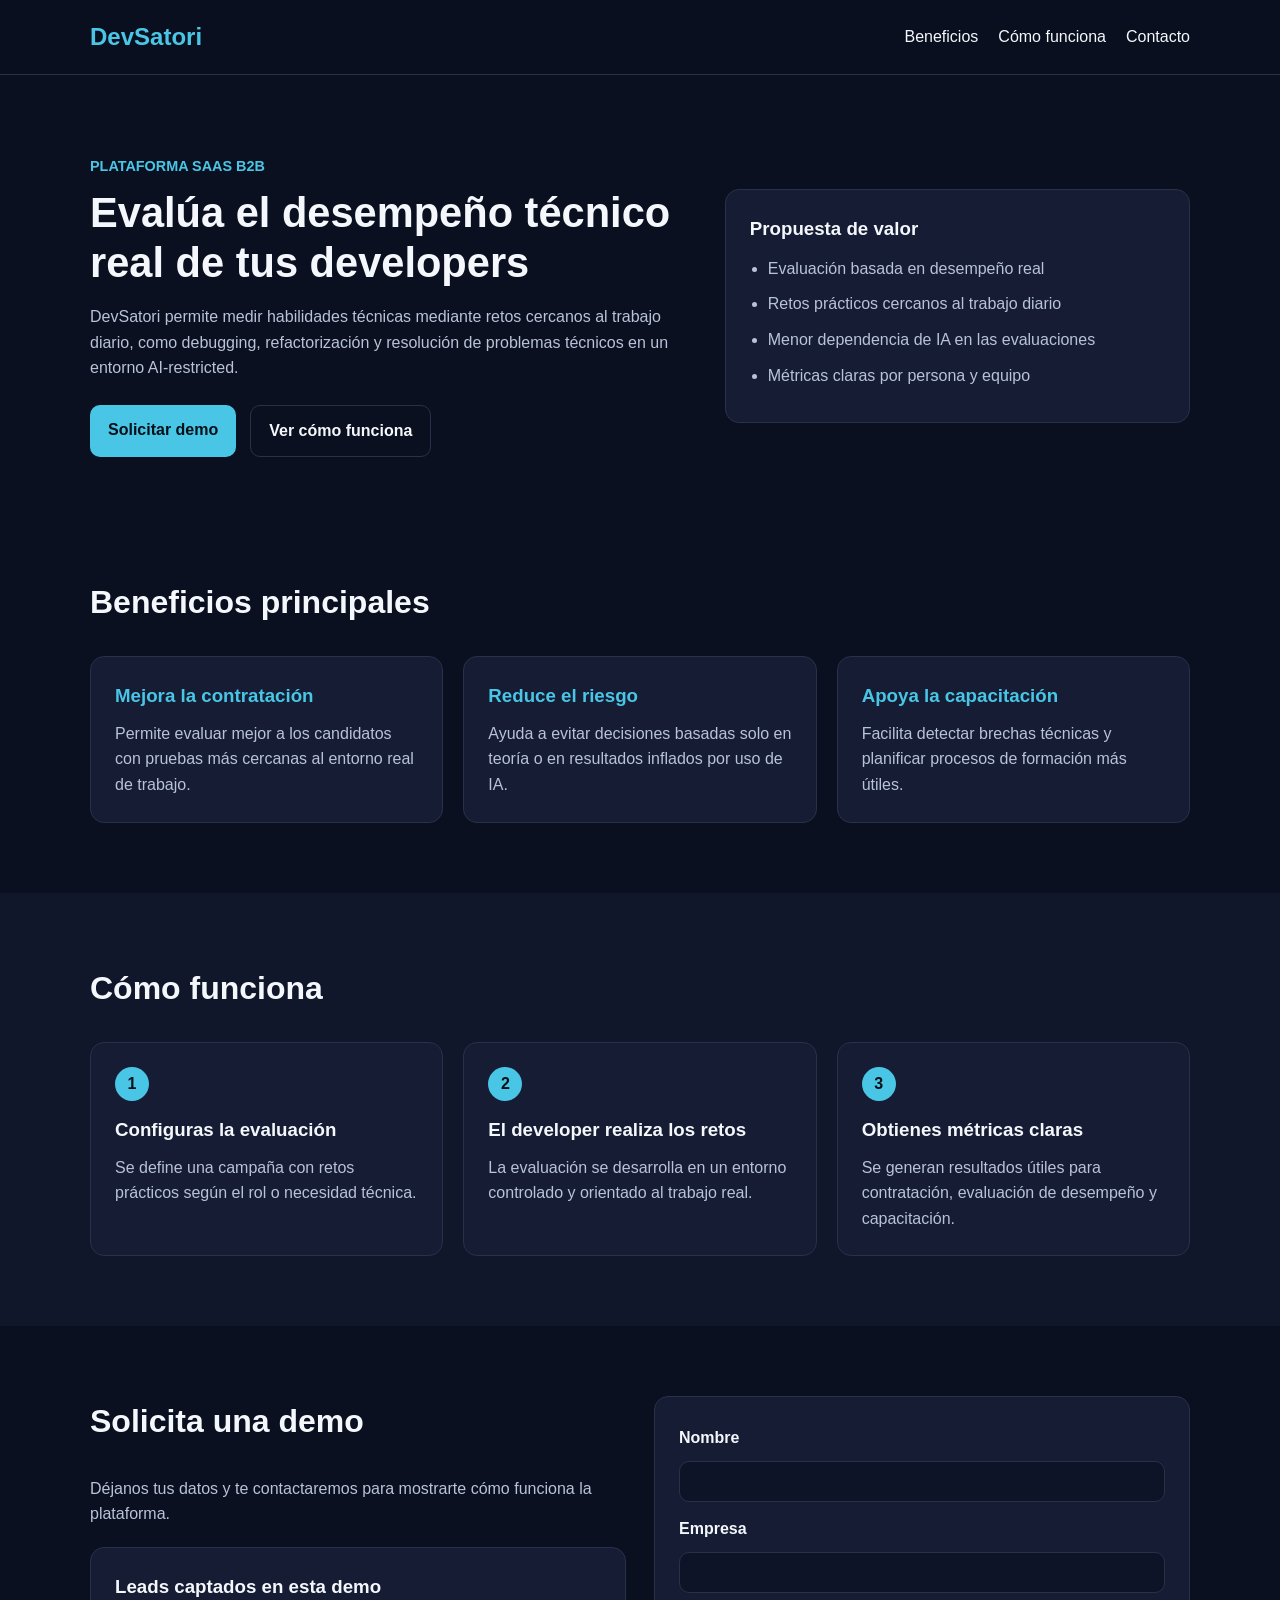
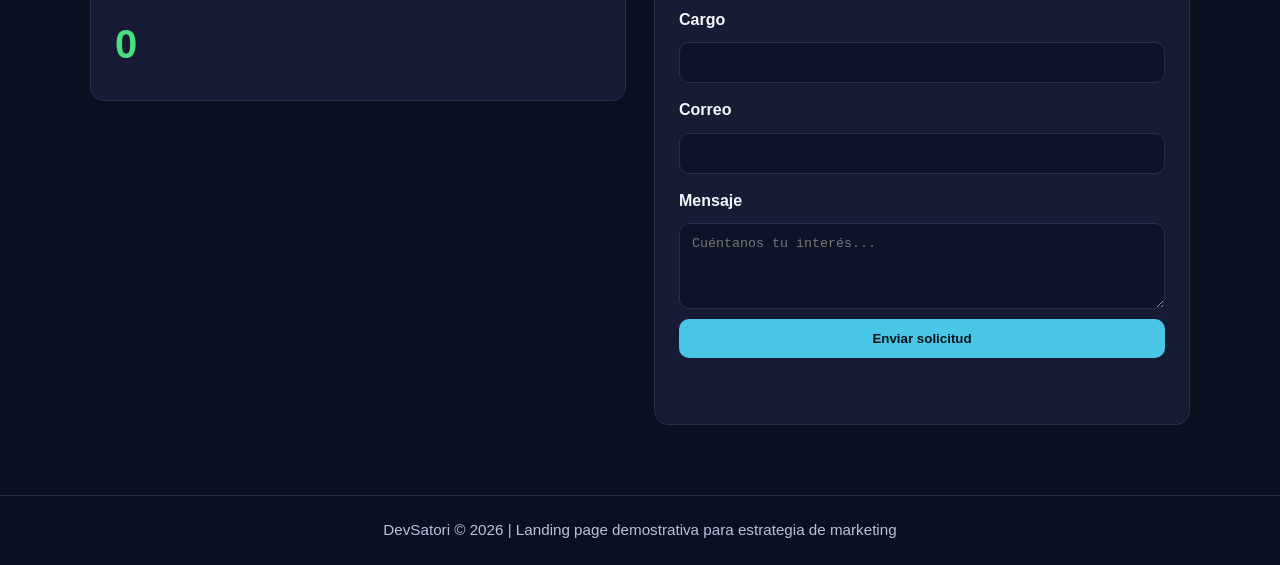
<file: index.html>
<!DOCTYPE html>
<html lang="es">

<head>
    <meta charset="UTF-8" />
    <meta name="viewport" content="width=device-width, initial-scale=1.0" />

    <meta name="google-site-verification" content="google9a34f52854709c5a" />
    <!-- SEO básico -->
    <title>Evaluación técnica real para developers | DevSatori</title>
    <meta name="description"
        content="DevSatori es una plataforma para evaluar el desempeño técnico real de desarrolladores mediante retos prácticos como debugging y refactorización en un entorno AI-restricted." />
    <meta name="keywords"
        content="evaluación técnica developers, desempeño técnico real, plataforma para developers, pruebas técnicas, reclutamiento tech" />
    <meta name="author" content="Richard Parra" />

    <!-- Open Graph básico -->
    <meta property="og:title" content="DevSatori - Evaluación técnica real para developers" />
    <meta property="og:description"
        content="Plataforma orientada a medir habilidades técnicas reales mediante retos cercanos al trabajo diario." />
    <meta property="og:type" content="website" />

    <link rel="stylesheet" href="style.css" />
</head>

<body>

    <header class="header">
        <div class="container nav">
            <h1 class="logo">DevSatori</h1>
            <nav>
                <a href="#beneficios">Beneficios</a>
                <a href="#funciona">Cómo funciona</a>
                <a href="#contacto">Contacto</a>
            </nav>
        </div>
    </header>

    <main>
        <!-- HERO -->
        <section class="hero">
            <div class="container hero-content">
                <div class="hero-text">
                    <p class="eyebrow">Plataforma SaaS B2B</p>
                    <h2>Evalúa el desempeño técnico real de tus developers</h2>
                    <p class="hero-description">
                        DevSatori permite medir habilidades técnicas mediante retos cercanos al trabajo diario,
                        como debugging, refactorización y resolución de problemas técnicos en un entorno AI-restricted.
                    </p>
                    <div class="hero-buttons">
                        <a href="#contacto" class="btn btn-primary">Solicitar demo</a>
                        <a href="#funciona" class="btn btn-secondary">Ver cómo funciona</a>
                    </div>
                </div>

                <div class="hero-card">
                    <h3>Propuesta de valor</h3>
                    <ul>
                        <li>Evaluación basada en desempeño real</li>
                        <li>Retos prácticos cercanos al trabajo diario</li>
                        <li>Menor dependencia de IA en las evaluaciones</li>
                        <li>Métricas claras por persona y equipo</li>
                    </ul>
                </div>
            </div>
        </section>

        <!-- BENEFICIOS -->
        <section id="beneficios" class="section">
            <div class="container">
                <h2 class="section-title">Beneficios principales</h2>
                <div class="cards">
                    <article class="card">
                        <h3>Mejora la contratación</h3>
                        <p>Permite evaluar mejor a los candidatos con pruebas más cercanas al entorno real de trabajo.
                        </p>
                    </article>
                    <article class="card">
                        <h3>Reduce el riesgo</h3>
                        <p>Ayuda a evitar decisiones basadas solo en teoría o en resultados inflados por uso de IA.</p>
                    </article>
                    <article class="card">
                        <h3>Apoya la capacitación</h3>
                        <p>Facilita detectar brechas técnicas y planificar procesos de formación más útiles.</p>
                    </article>
                </div>
            </div>
        </section>

        <!-- CÓMO FUNCIONA -->
        <section id="funciona" class="section section-alt">
            <div class="container">
                <h2 class="section-title">Cómo funciona</h2>
                <div class="steps">
                    <div class="step">
                        <span>1</span>
                        <h3>Configuras la evaluación</h3>
                        <p>Se define una campaña con retos prácticos según el rol o necesidad técnica.</p>
                    </div>
                    <div class="step">
                        <span>2</span>
                        <h3>El developer realiza los retos</h3>
                        <p>La evaluación se desarrolla en un entorno controlado y orientado al trabajo real.</p>
                    </div>
                    <div class="step">
                        <span>3</span>
                        <h3>Obtienes métricas claras</h3>
                        <p>Se generan resultados útiles para contratación, evaluación de desempeño y capacitación.</p>
                    </div>
                </div>
            </div>
        </section>

        <!-- FORMULARIO -->
        <section id="contacto" class="section">
            <div class="container contact-grid">
                <div>
                    <h2 class="section-title">Solicita una demo</h2>
                    <p class="contact-text">
                        Déjanos tus datos y te contactaremos para mostrarte cómo funciona la plataforma.
                    </p>

                    <div class="metric-box">
                        <h3>Leads captados en esta demo</h3>
                        <p id="leadCount">0</p>
                    </div>
                </div>

                <form id="leadForm" class="contact-form">
                    <label for="nombre">Nombre</label>
                    <input type="text" id="nombre" name="nombre" required />

                    <label for="empresa">Empresa</label>
                    <input type="text" id="empresa" name="empresa" required />

                    <label for="cargo">Cargo</label>
                    <input type="text" id="cargo" name="cargo" required />

                    <label for="correo">Correo</label>
                    <input type="email" id="correo" name="correo" required />

                    <label for="mensaje">Mensaje</label>
                    <textarea id="mensaje" name="mensaje" rows="4" placeholder="Cuéntanos tu interés..."></textarea>

                    <button type="submit" class="btn btn-primary full-width">Enviar solicitud</button>
                    <p id="formMessage" class="form-message"></p>
                </form>
            </div>
        </section>
    </main>

    <footer class="footer">
        <div class="container">
            <p>DevSatori © 2026 | Landing page demostrativa para estrategia de marketing</p>
        </div>
    </footer>

    <script src="script.js"></script>
</body>

</html>
</file>
<file: style.css>
:root {
    --bg: #0b1020;
    --card: #151c33;
    --card-2: #10172b;
    --text: #f4f7fb;
    --muted: #b8c2d9;
    --primary: #49c6e5;
    --primary-dark: #2aa4c3;
    --border: #29314a;
    --success: #4ade80;
}

* {
    margin: 0;
    padding: 0;
    box-sizing: border-box;
}

html {
    scroll-behavior: smooth;
}

body {
    font-family: Arial, sans-serif;
    background: var(--bg);
    color: var(--text);
    line-height: 1.6;
}

a {
    text-decoration: none;
    color: var(--text);
}

.container {
    width: min(1100px, 90%);
    margin: 0 auto;
}

.header {
    background: rgba(11, 16, 32, 0.95);
    border-bottom: 1px solid var(--border);
    position: sticky;
    top: 0;
    z-index: 1000;
}

.nav {
    display: flex;
    justify-content: space-between;
    align-items: center;
    padding: 18px 0;
}

.logo {
    font-size: 1.5rem;
    color: var(--primary);
}

.nav nav {
    display: flex;
    gap: 20px;
}

.nav nav a:hover {
    color: var(--primary);
}

.hero {
    padding: 80px 0 50px;
}

.hero-content {
    display: grid;
    grid-template-columns: 1.3fr 1fr;
    gap: 30px;
    align-items: center;
}

.eyebrow {
    color: var(--primary);
    font-weight: bold;
    margin-bottom: 10px;
    text-transform: uppercase;
    font-size: 0.9rem;
}

.hero h2 {
    font-size: 2.6rem;
    line-height: 1.2;
    margin-bottom: 16px;
}

.hero-description {
    color: var(--muted);
    margin-bottom: 24px;
    max-width: 650px;
}

.hero-buttons {
    display: flex;
    gap: 14px;
    flex-wrap: wrap;
}

.hero-card,
.card,
.step,
.contact-form,
.metric-box {
    background: var(--card);
    border: 1px solid var(--border);
    border-radius: 14px;
    padding: 24px;
}

.hero-card h3 {
    margin-bottom: 12px;
}

.hero-card ul {
    padding-left: 18px;
}

.hero-card li {
    margin-bottom: 10px;
    color: var(--muted);
}

.section {
    padding: 70px 0;
}

.section-alt {
    background: var(--card-2);
}

.section-title {
    font-size: 2rem;
    margin-bottom: 28px;
}

.cards {
    display: grid;
    grid-template-columns: repeat(3, 1fr);
    gap: 20px;
}

.card h3 {
    margin-bottom: 10px;
    color: var(--primary);
}

.card p {
    color: var(--muted);
}

.steps {
    display: grid;
    grid-template-columns: repeat(3, 1fr);
    gap: 20px;
}

.step span {
    display: inline-block;
    background: var(--primary);
    color: #081018;
    font-weight: bold;
    width: 34px;
    height: 34px;
    border-radius: 50%;
    text-align: center;
    line-height: 34px;
    margin-bottom: 14px;
}

.step h3 {
    margin-bottom: 10px;
}

.step p {
    color: var(--muted);
}

.contact-grid {
    display: grid;
    grid-template-columns: 1fr 1fr;
    gap: 28px;
    align-items: start;
}

.contact-text {
    color: var(--muted);
    margin-bottom: 20px;
}

.metric-box h3 {
    margin-bottom: 10px;
}

.metric-box p {
    font-size: 2.5rem;
    font-weight: bold;
    color: var(--success);
}

.contact-form {
    display: flex;
    flex-direction: column;
    gap: 10px;
}

.contact-form label {
    font-weight: bold;
    margin-top: 4px;
}

.contact-form input,
.contact-form textarea {
    width: 100%;
    padding: 12px;
    border-radius: 10px;
    border: 1px solid var(--border);
    background: #0d1427;
    color: var(--text);
}

.contact-form input:focus,
.contact-form textarea:focus {
    outline: 2px solid var(--primary);
}

.btn {
    display: inline-block;
    padding: 12px 18px;
    border-radius: 10px;
    font-weight: bold;
    transition: 0.3s ease;
}

.btn-primary {
    background: var(--primary);
    color: #06111a;
}

.btn-primary:hover {
    background: var(--primary-dark);
}

.btn-secondary {
    border: 1px solid var(--border);
    background: transparent;
}

.btn-secondary:hover {
    border-color: var(--primary);
    color: var(--primary);
}

.full-width {
    width: 100%;
    border: none;
    cursor: pointer;
}

.form-message {
    min-height: 24px;
    margin-top: 8px;
    color: var(--success);
    font-weight: bold;
}

.footer {
    border-top: 1px solid var(--border);
    padding: 22px 0;
    text-align: center;
    color: var(--muted);
    font-size: 0.95rem;
}

@media (max-width: 900px) {

    .hero-content,
    .cards,
    .steps,
    .contact-grid {
        grid-template-columns: 1fr;
    }

    .hero h2 {
        font-size: 2rem;
    }

    .nav {
        flex-direction: column;
        gap: 10px;
    }

    .nav nav {
        flex-wrap: wrap;
        justify-content: center;
    }
}
</file>
